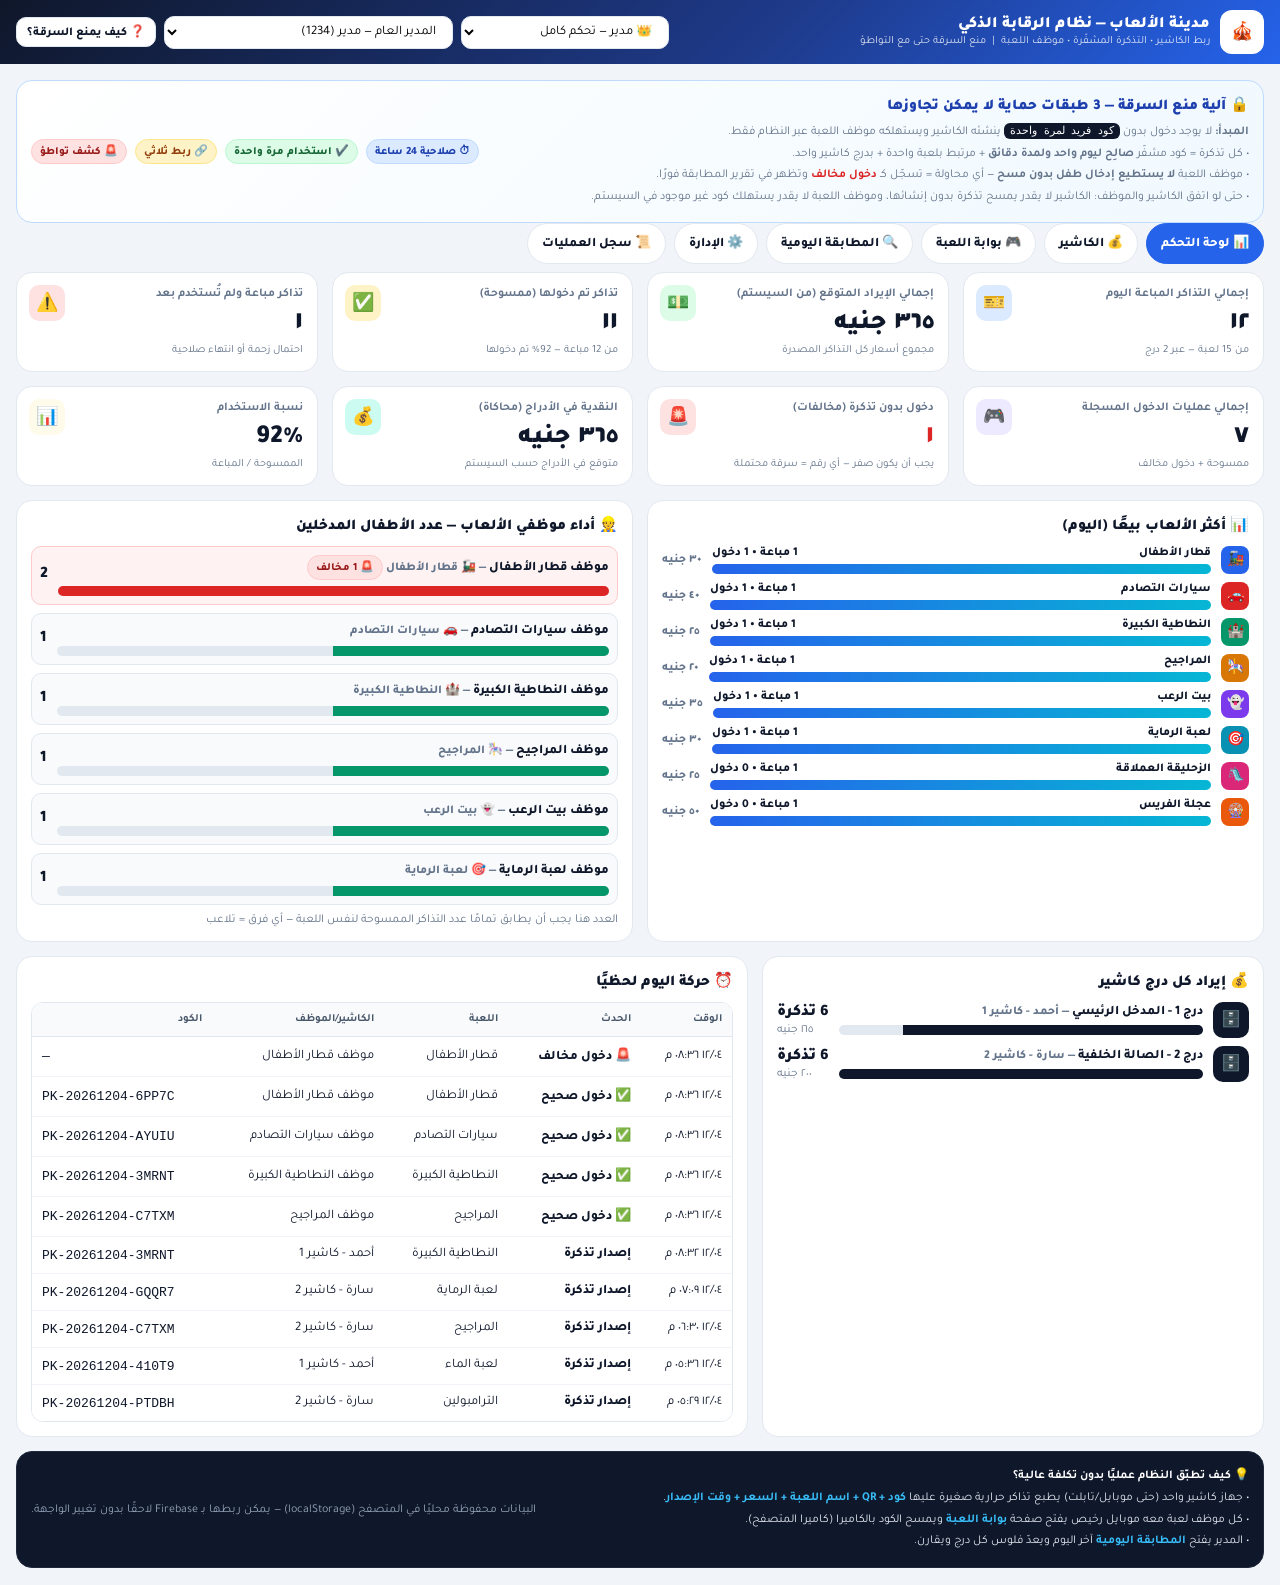
<file: park-system.html>
<!DOCTYPE html>
<html lang="ar" dir="rtl">
<head>
<meta charset="UTF-8">
<meta name="viewport" content="width=device-width, initial-scale=1.0">
<title>نظام مدينة الألعاب - مكافحة السرقة والتلاعب</title>
<link href="https://fonts.googleapis.com/css2?family=Tajawal:wght@400;500;700;800;900&family=Cairo:wght@400;600;700;800&display=swap" rel="stylesheet">
<style>
:root{
  --primary:#2563eb; --primary-2:#1e40af; --emerald:#059669; --amber:#d97706; --red:#dc2626;
  --bg:#f1f5f9; --card:#ffffff; --muted:#64748b; --border:#e2e8f0; --dark:#0f172a;
}
*{box-sizing:border-box; font-family:'Tajawal','Cairo',sans-serif}
body{margin:0; background:var(--bg); color:#0f172a}
a{color:inherit}
.topbar{position:sticky; top:0; z-index:50; background:linear-gradient(135deg,#0f172a 0%, #1e3a8a 60%, #2563eb 100%); color:#fff; padding:10px 16px; display:flex; align-items:center; gap:12px; flex-wrap:wrap}
.logo{display:flex; align-items:center; gap:10px}
.logo-badge{width:44px; height:44px; border-radius:12px; background:#fff; color:#1e40af; display:grid; place-items:center; font-weight:900; font-size:18px}
.logo h1{margin:0; font-size:16px; font-weight:900; line-height:1}
.logo p{margin:2px 0 0; font-size:11px; opacity:.85}
.top-actions{margin-inline-start:auto; display:flex; gap:8px; align-items:center; flex-wrap:wrap}
.select, .input, .btn{border-radius:10px; border:1px solid var(--border); background:#fff; padding:8px 12px; font-size:13px; outline:none}
.select{ min-width:160px}
.btn{cursor:pointer; font-weight:800; border:none; display:inline-flex; align-items:center; gap:6px; justify-content:center}
.btn-primary{background:var(--primary); color:#fff}
.btn-dark{background:#0f172a; color:#fff}
.btn-ghost{background:#fff; border:1px solid #e2e8f0}
.btn-emerald{background:var(--emerald); color:#fff}
.btn-amber{background:var(--amber); color:#fff}
.btn-red{background:var(--red); color:#fff}
.btn-sm{padding:6px 10px; font-size:12px}
.badge{padding:4px 8px; border-radius:999px; font-size:11px; font-weight:800; display:inline-flex; align-items:center; gap:4px}
.badge-green{background:#dcfce7; color:#166534; border:1px solid #bbf7d0}
.badge-red{background:#fee2e2; color:#991b1b; border:1px solid #fecaca}
.badge-amber{background:#fef3c7; color:#92400e; border:1px solid #fde68a}
.badge-blue{background:#dbeafe; color:#1e40af; border:1px solid #bfdbfe}
.layout{max-width:1400px; margin:0 auto; padding:16px}
.tabs{display:flex; gap:8px; overflow:auto; padding-bottom:8px; scrollbar-width:none}
.tab{white-space:nowrap; padding:10px 14px; border-radius:999px; background:#fff; border:1px solid var(--border); cursor:pointer; font-weight:800; font-size:13px; display:flex; align-items:center; gap:8px}
.tab.active{background:var(--primary); color:#fff; border-color:var(--primary)}
.grid{display:grid; gap:14px}
.kpis{grid-template-columns:repeat(12,1fr)}
.kpi{grid-column:span 3; background:var(--card); border:1px solid var(--border); border-radius:16px; padding:14px; position:relative; overflow:hidden}
.kpi h3{margin:0; font-size:12px; color:var(--muted); font-weight:700}
.kpi .v{margin:8px 0 4px; font-size:26px; font-weight:900}
.kpi .s{font-size:11px; color:var(--muted)}
.kpi .icon{position:absolute; inset-inline-end:12px; top:12px; width:36px; height:36px; border-radius:10px; display:grid; place-items:center; font-size:18px}
.card{background:var(--card); border:1px solid var(--border); border-radius:16px; padding:14px}
.card h2{margin:0 0 10px; font-size:15px; font-weight:900; display:flex; align-items:center; gap:8px}
.muted{color:var(--muted); font-size:12px}
.row{display:flex; gap:10px; flex-wrap:wrap; align-items:center}
.col2{grid-template-columns:1fr 1fr}
.col3{grid-template-columns:repeat(3,1fr)}
.table-wrap{overflow:auto; border:1px solid var(--border); border-radius:12px}
table{width:100%; border-collapse:collapse; min-width:700px; background:#fff}
th{ background:#f8fafc; text-align:right; font-size:11px; color:#475569; padding:10px; border-bottom:1px solid var(--border); white-space:nowrap}
td{padding:10px; border-bottom:1px solid #f1f5f9; font-size:13px; white-space:nowrap}
tr:last-child td{border-bottom:none}
.pill{padding:3px 8px; border-radius:999px; font-size:11px; font-weight:800}
.pill-used{background:#dcfce7; color:#166534}
.pill-valid{background:#dbeafe; color:#1e40af}
.pill-expired{background:#fee2e2; color:#991b1b}
.search{width:100%; max-width:320px}
.stat-bar{height:10px; background:#e2e8f0; border-radius:999px; overflow:hidden}
.stat-fill{height:100%; background:linear-gradient(90deg, #2563eb, #06b6d4)}
.ticket{border:2px dashed #1e40af; border-radius:14px; padding:12px; background:linear-gradient(180deg,#fff,#f8fafc); position:relative}
.ticket::before{content:""; position:absolute; inset-inline-start:-6px; top:50%; width:12px; height:12px; background:var(--bg); border-radius:50%; transform:translateY(-50%)}
.ticket::after{content:""; position:absolute; inset-inline-end:-6px; top:50%; width:12px; height:12px; background:var(--bg); border-radius:50%; transform:translateY(-50%)}
.qr{width:110px; height:110px; border:1px solid #e2e8f0; border-radius:10px; display:grid; place-items:center; background:#fff; overflow:hidden}
.notice{border:1px solid #fde68a; background:#fffbeb; color:#92400e; padding:10px 12px; border-radius:12px; font-size:12px; line-height:1.7}
.notice strong{color:#b45309}
.alert{padding:10px 12px; border-radius:10px; font-size:13px; font-weight:700; display:flex; align-items:center; gap:8px}
.alert-ok{ background:#dcfce7; color:#166534; border:1px solid #bbf7d0}
.alert-err{ background:#fee2e2; color:#991b1b; border:1px solid #fecaca}
.alert-info{ background:#dbeafe; color:#1e40af; border:1px solid #bfdbfe}
.modal{position:fixed; inset:0; background:rgba(15,23,42,.55); display:none; align-items:center; justify-content:center; z-index:100; padding:16px}
.modal.open{display:flex}
.modal-box{background:#fff; border-radius:16px; padding:16px; width:min(520px, 95vw); max-height:90vh; overflow:auto; border:1px solid var(--border)}
.kbd{font-family:monospace; background:#0f172a; color:#fff; padding:2px 6px; border-radius:6px; font-size:11px}
@media(max-width:900px){
  .kpi{grid-column:span 6}
  .col2,.col3{grid-template-columns:1fr}
}
@media(max-width:600px){
  .kpi{grid-column:span 12}
}
.print-only{display:none}
@media print{
  body *{visibility:hidden}
  .print-area, .print-area *{visibility:visible}
  .print-area{position:absolute; inset:0; background:#fff; padding:20px}
  .print-only{display:block}
  .no-print{display:none !important}
}
</style>
</head>
<body>

<div class="topbar no-print">
  <div class="logo">
    <div class="logo-badge">🎪</div>
    <div>
      <h1>مدينة الألعاب — نظام الرقابة الذكي</h1>
      <p>ربط الكاشير • التذكرة المشفّرة • موظف اللعبة &nbsp;|&nbsp; منع السرقة حتى مع التواطؤ</p>
    </div>
  </div>
  <div class="top-actions">
    <select id="roleSwitch" class="select" onchange="switchRole()">
      <option value="admin">👑 مدير — تحكم كامل</option>
      <option value="cashier">💰 كاشير — نقطة البيع</option>
      <option value="operator">🎮 موظف لعبة — بوابة الدخول</option>
    </select>
    <select id="currentUserSelect" class="select" onchange="changeCurrentUser()"></select>
    <button class="btn btn-ghost btn-sm" style="background:#fff;color:#0f172a" onclick="openHelp()">❓ كيف يمنع السرقة؟</button>
  </div>
</div>

<div class="layout">
  <!-- Mechanism banner -->
  <div class="card no-print" style="background:linear-gradient(135deg,#fff 0%, #f0f9ff 100%); border:1px solid #bfdbfe">
    <div class="row" style="justify-content:space-between">
      <div style="flex:1; min-width:280px">
        <h2 style="margin:0; color:#1e40af">🔒 آلية منع السرقة — 3 طبقات حماية لا يمكن تجاوزها</h2>
        <div class="muted" style="margin-top:6px; line-height:1.8">
          <b>المبدأ:</b> لا يوجد دخول بدون <span class="kbd">كود فريد لمرة واحدة</span> ينشئه الكاشير ويستهلكه موظف اللعبة عبر النظام فقط.
          <br>• كل تذكرة = كود مشفّر <b>صالِح ليوم واحد ولمدة دقائق</b> + مرتبط بلعبة واحدة + بدرج كاشير واحد.
          <br>• موظف اللعبة <b>لا يستطيع إدخال طفل بدون مسح</b> — أي محاولة = تسجّل كـ <b style="color:#dc2626">دخول مخالف</b> وتظهر في تقرير المطابقة فورًا.
          <br>• حتى لو اتفق الكاشير والموظف: الكاشير لا يقدر يمسح تذكرة بدون إنشائها، وموظف اللعبة لا يقدر يستهلك كود غير موجود في السيستم.
        </div>
      </div>
      <div style="display:flex; gap:8px; flex-wrap:wrap">
        <span class="badge badge-blue">⏱ صلاحية 24 ساعة</span>
        <span class="badge badge-green">✔️ استخدام مرة واحدة</span>
        <span class="badge badge-amber">🔗 ربط ثلاثي</span>
        <span class="badge badge-red">🚨 كشف تواطؤ</span>
      </div>
    </div>
  </div>

  <div class="tabs no-print" id="tabs"></div>

  <!-- Dashboard -->
  <div id="view-dashboard" class="grid">
    <div class="grid kpis">
      <div class="kpi"><div class="icon" style="background:#dbeafe">🎫</div><h3>إجمالي التذاكر المباعة اليوم</h3><div class="v" id="kpiSold">0</div><div class="s" id="kpiSoldSub">—</div></div>
      <div class="kpi"><div class="icon" style="background:#dcfce7">💵</div><h3>إجمالي الإيراد المتوقع (من السيستم)</h3><div class="v" id="kpiRevenue">0 جنيه</div><div class="s">مجموع أسعار كل التذاكر المصدرة</div></div>
      <div class="kpi"><div class="icon" style="background:#fef3c7">✅</div><h3>تذاكر تم دخولها (ممسوحة)</h3><div class="v" id="kpiUsed">0</div><div class="s" id="kpiUsedSub">—</div></div>
      <div class="kpi"><div class="icon" style="background:#fee2e2">⚠️</div><h3>تذاكر مباعة ولم تُستخدم بعد</h3><div class="v" id="kpiPending">0</div><div class="s">احتمال زحمة أو انتهاء صلاحية</div></div>
      <div class="kpi"><div class="icon" style="background:#ede9fe">🎮</div><h3>إجمالي عمليات الدخول المسجلة</h3><div class="v" id="kpiEntries">0</div><div class="s">ممسوحة + دخول مخالف</div></div>
      <div class="kpi"><div class="icon" style="background:#fee2e2">🚨</div><h3>دخول بدون تذكرة (مخالفات)</h3><div class="v" id="kpiFraud" style="color:#dc2626">0</div><div class="s">يجب أن يكون صفر — أي رقم = سرقة محتملة</div></div>
      <div class="kpi"><div class="icon" style="background:#ccfbf1">💰</div><h3>النقدية في الأدراج (محاكاة)</h3><div class="v" id="kpiCash">0 جنيه</div><div class="s" id="kpiCashSub">—</div></div>
      <div class="kpi"><div class="icon" style="background:#fffbeb">📊</div><h3>نسبة الاستخدام</h3><div class="v" id="kpiRate">0%</div><div class="s">الممسوحة / المباعة</div></div>
    </div>

    <div class="grid col2">
      <div class="card">
        <h2>📊 أكثر الألعاب بيعًا (اليوم)</h2>
        <div id="chartGames" class="grid" style="gap:8px"></div>
      </div>
      <div class="card">
        <h2>👷 أداء موظفي الألعاب — عدد الأطفال المدخلين</h2>
        <div id="chartEmployees" class="grid" style="gap:8px"></div>
        <div class="muted" style="margin-top:8px">العدد هنا يجب أن يطابق تمامًا عدد التذاكر الممسوحة لنفس اللعبة — أي فرق = تلاعب</div>
      </div>
    </div>

    <div class="grid col2">
      <div class="card">
        <h2>💰 إيراد كل درج كاشير</h2>
        <div id="chartDrawers" class="grid" style="gap:8px"></div>
      </div>
      <div class="card">
        <h2>⏰ حركة اليوم لحظيًا</h2>
        <div class="table-wrap"><table><thead><tr><th>الوقت</th><th>الحدث</th><th>اللعبة</th><th>الكاشير/الموظف</th><th>الكود</th></tr></thead><tbody id="liveFeed"></tbody></table></div>
      </div>
    </div>
  </div>

  <!-- Cashier POS -->
  <div id="view-pos" class="grid" style="display:none">
    <div class="grid col2">
      <div class="card">
        <h2>💰 نقطة البيع — إصدار تذكرة جديدة</h2>
        <div class="notice" style="margin-bottom:10px">
          <strong>قاعدة ذهبية:</strong> لا تستلم نقدية بدون إصدار تذكرة من السيستم. كل تذكرة لها <b>كود فريد</b> لا يتكرر ومرتبط بدرجك أنت فقط. الإدارة تراجع درجك مقابل السيستم آخر اليوم.
        </div>
        <div class="grid" style="gap:10px">
          <div class="row">
            <label style="min-width:90px; font-weight:800; font-size:13px">الدرج / الكاشير</label>
            <select id="posDrawer" class="select" style="flex:1"></select>
          </div>
          <div class="row">
            <label style="min-width:90px; font-weight:800; font-size:13px">اللعبة</label>
            <select id="posGame" class="select" style="flex:1" onchange="updatePosPrice()"></select>
          </div>
          <div class="row">
            <label style="min-width:90px; font-weight:800; font-size:13px">العدد</label>
            <input id="posQty" type="number" min="1" max="10" value="1" class="input" style="width:100px" oninput="updatePosPrice()">
            <span class="muted" id="posPriceLabel" style="font-weight:800"></span>
            <span style="margin-inline-start:auto; font-weight:900; font-size:16px" id="posTotal">0 جنيه</span>
          </div>
          <div class="row">
            <label style="min-width:90px; font-weight:800; font-size:13px">طريقة الدفع</label>
            <select id="posPay" class="select"><option value="cash">نقدي 💵</option><option value="visa">فيزا 💳</option></select>
            <button class="btn btn-primary" style="margin-inline-start:auto; padding:12px 18px; font-size:14px" onclick="issueTickets()">🎫 إصدار وطباعة التذاكر</button>
          </div>
          <div id="posMsg"></div>
        </div>
      </div>

      <div class="card">
        <h2>🖨️ معاينة آخر تذكرة</h2>
        <div id="ticketPreview" class="ticket" style="min-height:220px; display:grid; place-items:center; color:#64748b">لم يتم إصدار تذاكر بعد</div>
        <div class="row" style="margin-top:10px">
          <button class="btn btn-dark btn-sm" onclick="printLastTicket()">🖨️ طباعة</button>
          <button class="btn btn-ghost btn-sm" onclick="downloadTicketsCSV()">⬇️ تصدير تذاكر اليوم CSV</button>
          <span class="muted">كل تذكرة صالحة ليوم واحد فقط</span>
        </div>
      </div>
    </div>

    <div class="card">
      <h2>🎫 تذاكر اليوم — صادرة من كل الأدراج</h2>
      <div class="row" style="margin-bottom:8px">
        <input id="posSearch" class="input search" placeholder="بحث بكود أو لعبة..." oninput="renderPOSTable()">
        <select id="posFilter" class="select" onchange="renderPOSTable()"><option value="all">كل الحالات</option><option value="valid">صالحة (لم تُستخدم)</option><option value="used">مُستخدمة</option><option value="expired">منتهية</option></select>
        <span class="muted" id="posCount"></span>
        <button class="btn btn-ghost btn-sm" onclick="expireOldTickets()">⏰ إنهاء المنتهية</button>
      </div>
      <div class="table-wrap"><table><thead><tr><th>الكود</th><th>اللعبة</th><th>السعر</th><th>الدرج/الكاشير</th><th>وقت الإصدار</th><th>الحالة</th><th>استُخدمت بواسطة</th></tr></thead><tbody id="posTable"></tbody></table></div>
    </div>
  </div>

  <!-- Gate scan -->
  <div id="view-gate" class="grid" style="display:none">
    <div class="grid col2">
      <div class="card">
        <h2>🎮 بوابة اللعبة — مسح تذكرة الدخول</h2>
        <div class="notice" style="margin-bottom:10px">
          <strong>ممنوع إدخال أي طفل بدون مسح!</strong> ضع الكود هنا واضغط دخول. النظام يتحقق لحظيًا: هل الكود صحيح؟ هل لنفس لعبتك؟ هل لم يُستخدم قبل ذلك؟<br>
          إذا أدخلت طفل بدون مسح، اضغط <b>دخول بدون تذكرة (مخالفة)</b> — سيُسجّل ضدك ويظهر للإدارة.
        </div>
        <div class="grid" style="gap:10px">
          <div class="row">
            <label style="min-width:90px; font-weight:800; font-size:13px">أنت (الموظف)</label>
            <select id="gateEmployee" class="select" style="flex:1"></select>
          </div>
          <div class="row">
            <label style="min-width:90px; font-weight:800; font-size:13px">لعبتك</label>
            <span id="gateGameLabel" class="badge badge-blue" style="font-size:13px; padding:8px 12px">—</span>
          </div>
          <div>
            <label style="font-weight:800; font-size:13px">كود التذكرة (امسح بالكاميرا أو اكتبه)</label>
            <div class="row" style="margin-top:6px">
              <input id="gateCode" class="input" placeholder="PK-20240615-ABCDE" style="flex:1; font-family:monospace; font-size:15px; letter-spacing:.5px" onkeydown="if(event.key==='Enter') scanTicket()">
              <button class="btn btn-emerald" style="padding:12px 18px" onclick="scanTicket()">✅ دخول</button>
            </div>
            <div class="muted" style="margin-top:6px">يمكنك لصق الكود من تذكرة مطبوعة أو استخدام قارئ الباركود (يعتبر كيبورد)</div>
          </div>
          <div class="row">
            <button class="btn btn-red btn-sm" onclick="manualEntry()">🚨 دخول بدون تذكرة (يسجّل مخالفة)</button>
            <span class="muted">للاستخدام الاضطراري فقط — يُحسب كسرقة محتملة في التقرير</span>
          </div>
          <div id="gateMsg"></div>
          <div class="card" style="background:#f8fafc; border-style:dashed">
            <div style="font-weight:800; font-size:12px; color:#475569">آخر 5 عمليات لك</div>
            <div id="gateHistory" class="grid" style="gap:6px; margin-top:8px"></div>
          </div>
        </div>
      </div>
      <div class="card">
        <h2>📋 سجل دخول لعبتك اليوم</h2>
        <div class="row" style="margin-bottom:8px">
          <span class="muted" id="gateCount">—</span>
          <span class="badge badge-green" id="gateValidCount">0 صحيح</span>
          <span class="badge badge-red" id="gateFraudCount">0 مخالف</span>
        </div>
        <div class="table-wrap"><table><thead><tr><th>الوقت</th><th>الكود</th><th>الحالة</th><th>الكاشير المصدر</th></tr></thead><tbody id="gateTable"></tbody></table></div>
      </div>
    </div>
  </div>

  <!-- Management -->
  <div id="view-manage" class="grid" style="display:none">
    <div class="grid col3">
      <div class="card">
        <h2>🎪 الألعاب (15 لعبة)</h2>
        <div class="row" style="margin-bottom:8px">
          <input id="newGameName" class="input" placeholder="اسم اللعبة" style="flex:1">
          <input id="newGamePrice" class="input" type="number" placeholder="السعر" style="width:90px">
        </div>
        <div class="row" style="margin-bottom:8px">
          <input id="newGameIcon" class="input" placeholder="أيقونة (اختياري) 🎠" style="width:110px">
          <button class="btn btn-primary btn-sm" onclick="addGame()">+ إضافة</button>
        </div>
        <div id="gamesList" class="grid" style="gap:8px; max-height:480px; overflow:auto; padding-inline-end:4px"></div>
      </div>
      <div class="card">
        <h2>👥 الموظفون</h2>
        <div class="grid" style="gap:8px; margin-bottom:8px">
          <input id="newEmpName" class="input" placeholder="اسم الموظف">
          <div class="row">
            <select id="newEmpRole" class="select" style="flex:1"><option value="cashier">💰 كاشير</option><option value="operator">🎮 موظف لعبة</option><option value="admin">👑 مدير</option></select>
            <input id="newEmpPin" class="input" placeholder="PIN (4 أرقام)" style="width:110px" maxlength="6">
          </div>
          <div class="row">
            <select id="newEmpGame" class="select" style="flex:1"></select>
            <select id="newEmpDrawer" class="select" style="flex:1"></select>
          </div>
          <button class="btn btn-primary btn-sm" onclick="addEmployee()">+ إضافة موظف</button>
          <div class="muted">موظف اللعبة يُربط بلعبة واحدة فقط. الكاشير يُربط بدرج واحد.</div>
        </div>
        <div id="employeesList" class="grid" style="gap:8px; max-height:420px; overflow:auto"></div>
      </div>
      <div class="card">
        <h2>🗄️ أدراج الكاشير</h2>
        <div class="row" style="margin-bottom:8px">
          <input id="newDrawerName" class="input" placeholder="اسم الدرج (مثال: درج 1 - المدخل)" style="flex:1">
          <button class="btn btn-primary btn-sm" onclick="addDrawer()">+ إضافة</button>
        </div>
        <div id="drawersList" class="grid" style="gap:8px"></div>
        <div class="notice" style="margin-top:12px">
          <strong>فكرة الربط:</strong> كل عملية بيع مرتبطة بدرج محدد. آخر اليوم: <b>المبلغ في الدرج يجب أن يساوي (عدد التذاكر × سعر اللعبة) لنفس الدرج</b> حسب السيستم. أي نقص = سرقة.
        </div>
        <div class="card" style="margin-top:12px; background:#fffbeb; border-color:#fde68a">
          <h2 style="font-size:13px">⚙️ إعدادات</h2>
          <div class="row"><label class="muted">مدة صلاحية التذكرة (ساعات)</label><input id="cfgExpiry" type="number" class="input" style="width:80px" value="24"><button class="btn btn-ghost btn-sm" onclick="saveCfg()">حفظ</button></div>
          <div class="row" style="margin-top:8px"><button class="btn btn-red btn-sm" onclick="resetDemo()">♻️ إعادة ضبط بيانات تجريبية</button><button class="btn btn-ghost btn-sm" onclick="clearAll()">🗑️ مسح كل البيانات</button></div>
        </div>
      </div>
    </div>
  </div>

  <!-- Reconciliation -->
  <div id="view-audit" class="grid" style="display:none">
    <div class="card" style="border:1px solid #fecaca; background:#fff5f5">
      <h2>🔍 المطابقة اليومية — الكاشير vs السيستم vs موظف اللعبة</h2>
      <div class="muted">هذا هو التقرير الذي يكشف السرقة. يقارن 3 أرقام لكل لعبة ولكل درج. أي اختلاف يظهر بالأحمر.</div>
      <div class="row" style="margin-top:10px">
        <button class="btn btn-dark btn-sm" onclick="renderAudit()">🔄 تحديث المطابقة</button>
        <button class="btn btn-ghost btn-sm" onclick="exportAuditExcel()">📊 تصدير Excel</button>
        <button class="btn btn-ghost btn-sm" onclick="window.print()">🖨️ طباعة التقرير</button>
        <span class="badge badge-amber" id="auditDate"></span>
      </div>
    </div>

    <div class="card">
      <h2>📍 مطابقة الألعاب — هل عدد المباع = عدد المدخل؟</h2>
      <div class="table-wrap"><table><thead><tr><th>اللعبة</th><th>السعر</th><th>مباع (كاشير)</th><th>ممسوح (موظف اللعبة)</th><th>مخالفات بدون تذكرة</th><th>فرق (سرقة محتملة)</th><th>الحالة</th></tr></thead><tbody id="auditGames"></tbody></table></div>
    </div>

    <div class="card">
      <h2>🗄️ مطابقة الأدراج — هل الفلوس في الدرج = السيستم؟</h2>
      <div class="muted" style="margin-bottom:8px">أدخل المبلغ الذي عدّيته فعليًا في كل درج، والنظام يحسب العجز/الزيادة تلقائيًا.</div>
      <div class="table-wrap"><table><thead><tr><th>الدرج / الكاشير</th><th>تذاكر مصدرة</th><th>متوقع نقدًا (سيستم)</th><th>الفعلي في الدرج (عدّ يدوي)</th><th>العجز / الزيادة</th><th>الحالة</th></tr></thead><tbody id="auditDrawers"></tbody></table></div>
    </div>

    <div class="card">
      <h2>🚨 تنبيهات تلقائية للاشتباه</h2>
      <div id="auditAlerts" class="grid" style="gap:8px"></div>
    </div>
  </div>

  <!-- Logs -->
  <div id="view-logs" class="grid" style="display:none">
    <div class="card">
      <h2>📜 سجل العمليات الكامل — قابل للتدقيق</h2>
      <div class="row" style="margin-bottom:8px">
        <input id="logSearch" class="input search" placeholder="بحث في السجل..." oninput="renderLogs()">
        <button class="btn btn-ghost btn-sm" onclick="exportLogsCSV()">⬇️ تصدير السجل CSV</button>
        <span class="muted" id="logCount"></span>
      </div>
      <div class="table-wrap"><table><thead><tr><th>الوقت</th><th>المستخدم</th><th>العملية</th><th>التفاصيل</th></tr></thead><tbody id="logTable"></tbody></table></div>
    </div>
  </div>

  <div class="card no-print" style="margin-top:14px; background:#0f172a; color:#e2e8f0; border-color:#1e293b">
    <div class="row" style="justify-content:space-between">
      <div style="font-size:12px; line-height:1.8">
        <b style="color:#fff">💡 كيف تطبّق النظام عمليًا بدون تكلفة عالية؟</b><br>
        • جهاز كاشير واحد (حتى موبايل/تابلت) يطبع تذاكر حرارية صغيرة عليها <b style="color:#38bdf8">كود + QR + اسم اللعبة + السعر + وقت الإصدار</b>.<br>
        • كل موظف لعبة معه موبايل رخيص يفتح صفحة <b style="color:#38bdf8">بوابة اللعبة</b> ويمسح الكود بالكاميرا (كاميرا المتصفح).<br>
        • المدير يفتح <b style="color:#38bdf8">المطابقة اليومية</b> آخر اليوم ويعدّ فلوس كل درج ويقارن.
      </div>
      <div class="muted" style="color:#94a3b8">البيانات محفوظة محليًا في المتصفح (localStorage) — يمكن ربطها بـ Firebase لاحقًا بدون تغيير الواجهة.</div>
    </div>
  </div>
</div>

<!-- Help modal -->
<div id="helpModal" class="modal" onclick="if(event.target===this) closeHelp()">
  <div class="modal-box" style="width:min(760px,95vw)">
    <h2 style="margin:0; font-weight:900">🛡️ كيف يمنع النظام السرقة والتواطؤ؟</h2>
    <div class="grid" style="gap:12px; margin-top:12px; font-size:13px; line-height:1.9">
      <div class="card" style="background:#f0fdf4; border-color:#bbf7d0">
        <b>1) موظف اللعبة يدخل أطفال بدون تذكرة (المشكلة الأولى):</b><br>
        ممنوع. كل دخول يجب أن يكون بمسح كود صالح. لو أدخل بدون كود، يجب أن يضغط "دخول بدون تذكرة" وهذا يُسجّل باسمه ووقته ولعبته ويظهر في تقرير المطابقة كـ <span class="badge badge-red">مخالفة</span>. المدير يرى فورًا: لعبة X فيها 5 مخالفات = الموظف يسرق أو يجامل.
      </div>
      <div class="card" style="background:#fef2f2; border-color:#fecaca">
        <b>2) الكاشير وموظف اللعبة متفقان (المشكلة الثانية - الأخطر):</b><br>
        الكاشير يستلم فلوس نقدًا ولا يصدر تذكرة، وموظف اللعبة يدخل الطفل. النظام يكشفه بطريقتين:<br>
        • <b>مطابقة الأدراج:</b> الدرج فيه فلوس لكن السيستم لا يرى تذاكر — أو العكس. آخر اليوم العدّ اليدوي للدرج يكشف العجز.<br>
        • <b>مطابقة الألعاب:</b> لعبة معينة عدد المدخلين (ممسوح + مخالف) أكبر من المباع في السيستم = سرقة مؤكدة.<br>
        الحل: <b>العميل لا يدخل إلا بكود مطبوع</b>، والكود لا ينشأ إلا عبر السيستم المرتبط بالدرج. لا يوجد كود ورقي مزوّر لأن كل كود يُتحقق منه لحظيًا.
      </div>
      <div class="card" style="background:#eff6ff; border-color:#bfdbfe">
        <b>3) ضوابط إضافية تمنع التلاعب:</b>
        <ul style="margin:6px 0 0; padding-inline-start:18px">
          <li>كود فريد لكل تذكرة (مثال: PK-20250321-7X9Q2) — لا يمكن تخمينه — استخدام مرة واحدة فقط.</li>
          <li>التذكرة مرتبطة بلعبة واحدة ودرج واحد — لا يمكن استخدام تذكرة لعبة A في لعبة B.</li>
          <li>صلاحية زمنية (افتراضي 24 ساعة) — تمنع إعادة استخدام تذاكر قديمة.</li>
          <li>كل عملية مسح تسجّل: من مسحها، متى، على أي لعبة، ومن أي كاشير صدرت.</li>
          <li>سجل عمليات لا يمكن مسحه إلا بصلاحية مدير، وكل حذف يُسجّل.</li>
          <li>تنبيه فوري عند محاولة مسح كود مستخدم مسبقًا أو منتهي أو للعبة خاطئة.</li>
        </ul>
      </div>
      <div class="card" style="background:#fffbeb; border-color:#fde68a">
        <b>دورة العمل الجديدة المقترحة (مختصرة):</b><br>
        1) ولي الأمر → الكاشير → يدفع → الكاشير يصدر تذكرة مطبوعة (كود + QR) من السيستم.<br>
        2) ولي الأمر → يسلم التذكرة لموظف اللعبة → الموظف يمسح الكود في النظام → النظام يتحقق ويعطي ✅ → يدخل الطفل.<br>
        3) آخر اليوم → المدير يفتح <b>المطابقة اليومية</b> → يعدّ فلوس كل درج → يقارن مع السيستم ومع عدد المدخلين لكل لعبة → أي فرق = يُساءل المسؤول.
      </div>
    </div>
    <div class="row" style="margin-top:12px; justify-content:flex-end"><button class="btn btn-dark" onclick="closeHelp()">حسنًا</button></div>
  </div>
</div>

<div id="genericModal" class="modal"><div class="modal-box"><h3 id="gTitle" style="margin:0 0 8px"></h3><div id="gBody" style="font-size:13px; line-height:1.8"></div><div class="row" style="margin-top:12px; justify-content:flex-end"><button class="btn btn-ghost" onclick="closeModal()">إغلاق</button></div></div></div>

<div id="printArea" class="print-area"></div>

<script>
// ===== Data & persistence =====
const LS_KEY = 'park_pro_v2';
const defaultGames = [
  {id:'g1', name:'قطار الأطفال', price:30, icon:'🚂', color:'#2563eb'},
  {id:'g2', name:'سيارات التصادم', price:40, icon:'🚗', color:'#dc2626'},
  {id:'g3', name:'النطاطية الكبيرة', price:25, icon:'🏰', color:'#059669'},
  {id:'g4', name:'المراجيح', price:20, icon:'🎠', color:'#d97706'},
  {id:'g5', name:'بيت الرعب', price:35, icon:'👻', color:'#7c3aed'},
  {id:'g6', name:'لعبة الرماية', price:30, icon:'🎯', color:'#0891b2'},
  {id:'g7', name:'الزحليقة العملاقة', price:25, icon:'🛝', color:'#db2777'},
  {id:'g8', name:'عجلة الفريس', price:50, icon:'🎡', color:'#ea580c'},
  {id:'g9', name:'لعبة الماء', price:30, icon:'💦', color:'#0284c7'},
  {id:'g10', name:'الترامبولين', price:35, icon:'🤸', color:'#16a34a'},
  {id:'g11', name:'سباق الخيل', price:20, icon:'🐴', color:'#9333ea'},
  {id:'g12', name:'المتاهة', price:25, icon:'🧩', color:'#475569'},
  {id:'g13', name:'السينما 5D', price:45, icon:'🎬', color:'#1d4ed8'},
  {id:'g14', name:'لعبة التسلق', price:30, icon:'🧗', color:'#be123c'},
  {id:'g15', name:'السيارات الكهربائية', price:35, icon:'🏎️', color:'#0f766e'},
];
function loadStore(){
  try{
    const raw = localStorage.getItem(LS_KEY);
    if(raw) return JSON.parse(raw);
  }catch(e){}
  return null;
}
function saveStore(){
  localStorage.setItem(LS_KEY, JSON.stringify(store));
}
let store = loadStore() || {
  games: JSON.parse(JSON.stringify(defaultGames)),
  drawers: [{id:'d1', name:'درج 1 - المدخل الرئيسي', cashierId:'c1'}, {id:'d2', name:'درج 2 - الصالة الخلفية', cashierId:'c2'}],
  employees: [
    {id:'admin1', name:'المدير العام', role:'admin', pin:'1234', gameId:null, drawerId:null},
    {id:'c1', name:'أحمد - كاشير 1', role:'cashier', pin:'1111', gameId:null, drawerId:'d1'},
    {id:'c2', name:'سارة - كاشير 2', role:'cashier', pin:'2222', gameId:null, drawerId:'d2'},
    ...defaultGames.slice(0,6).map((g,i)=>({id:'op'+(i+1), name:'موظف '+g.name, role:'operator', pin:String(3000+i), gameId:g.id, drawerId:null})),
  ],
  tickets: [],
  entries: [], // {id, code, gameId, employeeId, time, type:'valid'|'fraud', cashierId}
  logs: [],
  cfg:{expiryHours:24},
  auditCash:{}, // drawerId -> actual cash counted
  lastTicket:null,
};
if(!store.entries) store.entries=[];
if(!store.auditCash) store.auditCash={};
if(!store.cfg) store.cfg={expiryHours:24};

let currentRole='admin';
let currentUserId = store.employees[0]?.id || 'admin1';
let lastIssuedCodes=[];

function logAction(action, details){
  store.logs.unshift({time:new Date().toISOString(), userId:currentUserId, action, details});
  if(store.logs.length>600) store.logs=store.logs.slice(0,600);
  saveStore();
  renderLogs(); renderDashboard(); renderAudit(); // live
}
function uid(prefix){ return prefix+'-'+Math.random().toString(36).slice(2,8).toUpperCase()+'-'+Date.now().toString(36).slice(-4).toUpperCase(); }
function genCode(){
  const d = new Date();
  const ymd = d.getFullYear()+String(d.getMonth()+1).padStart(2,'0')+String(d.getDate()).padStart(2,'0');
  const rand = Math.random().toString(36).slice(2,7).toUpperCase();
  return `PK-${ymd}-${rand}`;
}
function formatTime(iso){ const d=new Date(iso); return d.toLocaleString('ar-EG', {hour:'2-digit', minute:'2-digit', day:'2-digit', month:'2-digit'}); }
function formatMoney(n){ return (Number(n)||0).toLocaleString('ar-EG')+' جنيه'; }
function getUser(id){ return store.employees.find(e=>e.id===id); }
function getGame(id){ return store.games.find(g=>g.id===id); }
function getDrawer(id){ return store.drawers.find(d=>d.id===id); }

// ===== Tabs =====
const TABS=[
  {id:'dashboard', label:'لوحة التحكم', icon:'📊', roles:['admin','cashier','operator']},
  {id:'pos', label:'الكاشير', icon:'💰', roles:['admin','cashier']},
  {id:'gate', label:'بوابة اللعبة', icon:'🎮', roles:['admin','operator']},
  {id:'audit', label:'المطابقة اليومية', icon:'🔍', roles:['admin']},
  {id:'manage', label:'الإدارة', icon:'⚙️', roles:['admin']},
  {id:'logs', label:'سجل العمليات', icon:'📜', roles:['admin']},
];
function renderTabs(){
  const el=document.getElementById('tabs');
  const allowed = TABS.filter(t=> t.roles.includes(currentRole));
  el.innerHTML = allowed.map(t=> `<div class="tab ${currentView===t.id?'active':''}" onclick="switchView('${t.id}')">${t.icon} ${t.label}</div>`).join('');
}
let currentView='dashboard';
function switchView(id){
  currentView=id;
  document.querySelectorAll('[id^="view-"]').forEach(x=> x.style.display='none');
  const v=document.getElementById('view-'+id);
  if(v) v.style.display='grid';
  renderTabs();
  if(id==='dashboard') renderDashboard();
  if(id==='pos') {renderPOS(); renderPOSTable();}
  if(id==='gate') renderGate();
  if(id==='manage') renderManage();
  if(id==='audit') renderAudit();
  if(id==='logs') renderLogs();
}
function switchRole(){
  currentRole=document.getElementById('roleSwitch').value;
  // pick first user of that role
  const first = store.employees.find(e=> e.role===currentRole) || store.employees[0];
  if(first) currentUserId=first.id;
  renderUserSelect();
  renderTabs();
  // default view per role
  if(currentRole==='cashier') switchView('pos');
  else if(currentRole==='operator') switchView('gate');
  else switchView('dashboard');
  renderAll();
}
function renderUserSelect(){
  const sel=document.getElementById('currentUserSelect');
  const list = store.employees.filter(e=> currentRole==='admin' ? true : e.role===currentRole);
  sel.innerHTML = list.map(e=> `<option value="${e.id}" ${e.id===currentUserId?'selected':''}>${e.name} — ${e.role==='admin'?'مدير':e.role==='cashier'?'كاشير':'موظف لعبة'} ${e.pin?'('+e.pin+')':''}</option>`).join('');
  if(!list.find(e=>e.id===currentUserId) && list[0]) currentUserId=list[0].id;
}
function changeCurrentUser(){ currentUserId=document.getElementById('currentUserSelect').value; renderGate(); renderPOS(); logAction('تسجيل دخول', getUser(currentUserId)?.name); }

// ===== Dashboard =====
function isToday(iso){
  const d=new Date(iso); const n=new Date();
  return d.getDate()===n.getDate() && d.getMonth()===n.getMonth() && d.getFullYear()===n.getFullYear();
}
function renderDashboard(){
  const todayTickets = store.tickets.filter(t=> isToday(t.createdAt));
  const todayEntries = store.entries.filter(e=> isToday(e.time));
  const used = todayTickets.filter(t=> t.status==='used');
  const pending = todayTickets.filter(t=> t.status==='valid');
  const fraud = todayEntries.filter(e=> e.type==='fraud');
  const revenue = todayTickets.reduce((s,t)=> s+Number(t.price||0),0);
  const cashExpected = revenue; // if all cash; visa separate but for demo all counted

  document.getElementById('kpiSold').textContent = todayTickets.length.toLocaleString('ar-EG');
  document.getElementById('kpiSoldSub').textContent = `من ${store.games.length} لعبة — عبر ${store.drawers.length} درج`;
  document.getElementById('kpiRevenue').textContent = formatMoney(revenue);
  document.getElementById('kpiUsed').textContent = used.length.toLocaleString('ar-EG');
  document.getElementById('kpiUsedSub').textContent = `من ${todayTickets.length} مباعة — ${todayTickets.length? Math.round(used.length/todayTickets.length*100):0}% تم دخولها`;
  document.getElementById('kpiPending').textContent = pending.length.toLocaleString('ar-EG');
  document.getElementById('kpiEntries').textContent = todayEntries.length.toLocaleString('ar-EG');
  document.getElementById('kpiFraud').textContent = fraud.length.toLocaleString('ar-EG');
  document.getElementById('kpiCash').textContent = formatMoney(cashExpected);
  document.getElementById('kpiCashSub').textContent = `متوقع في الأدراج حسب السيستم`;
  document.getElementById('kpiRate').textContent = (todayTickets.length? Math.round(used.length/todayTickets.length*100):0)+'%';

  // games chart
  const byGame = {};
  store.games.forEach(g=> byGame[g.id]={...g, sold:0, used:0});
  todayTickets.forEach(t=>{ if(byGame[t.gameId]) byGame[t.gameId].sold++ });
  todayEntries.filter(e=>e.type==='valid').forEach(e=>{ if(byGame[e.gameId]) byGame[e.gameId].used++ });
  const sortedGames = Object.values(byGame).sort((a,b)=> b.sold-a.sold).slice(0,8);
  const maxSold = Math.max(1, ...sortedGames.map(g=>g.sold));
  document.getElementById('chartGames').innerHTML = sortedGames.map(g=> `
    <div style="display:flex; align-items:center; gap:10px">
      <span style="width:28px; height:28px; border-radius:8px; background:${g.color}; color:#fff; display:grid; place-items:center; font-size:14px">${g.icon}</span>
      <div style="flex:1">
        <div style="display:flex; justify-content:space-between; font-size:12px; font-weight:800"><span>${g.name}</span><span>${g.sold} مباعة • ${g.used} دخول</span></div>
        <div class="stat-bar" style="margin-top:4px"><div class="stat-fill" style="width:${(g.sold/maxSold*100)}%"></div></div>
      </div>
      <span class="muted" style="font-weight:800">${formatMoney(g.price)}</span>
    </div>
  `).join('') || '<div class="muted">لا توجد مبيعات اليوم</div>';

  // employees
  const byEmp={};
  store.employees.filter(e=>e.role==='operator').forEach(e=> byEmp[e.id]={...e, count:0, fraud:0});
  todayEntries.forEach(e=>{
    if(byEmp[e.employeeId]) { byEmp[e.employeeId].count++; if(e.type==='fraud') byEmp[e.employeeId].fraud++; }
  });
  const sortedEmps = Object.values(byEmp).sort((a,b)=> b.count-a.count).slice(0,10);
  const maxEmp = Math.max(1, ...sortedEmps.map(e=>e.count));
  document.getElementById('chartEmployees').innerHTML = sortedEmps.map(e=>{
    const g=getGame(e.gameId);
    return `<div style="display:flex; align-items:center; gap:10px; background:${e.fraud? '#fef2f2':'#f8fafc'}; border:1px solid ${e.fraud?'#fecaca':'#e2e8f0'}; border-radius:10px; padding:8px">
      <div style="flex:1">
        <div style="font-weight:800; font-size:13px">${e.name} ${g? `<span class="muted">— ${g.icon} ${g.name}</span>`:''} ${e.fraud? `<span class="badge badge-red">🚨 ${e.fraud} مخالف</span>`:''}</div>
        <div class="stat-bar" style="margin-top:6px"><div class="stat-fill" style="width:${e.count/maxEmp*100}%; background:${e.fraud?'#dc2626':'#059669'}"></div></div>
      </div>
      <span style="font-weight:900; font-size:16px">${e.count}</span>
    </div>`
  }).join('') || '<div class="muted">لا يوجد دخول اليوم</div>';

  // drawers
  const byDrawer={};
  store.drawers.forEach(d=> byDrawer[d.id]={...d, sold:0, revenue:0});
  todayTickets.forEach(t=>{ if(byDrawer[t.drawerId]){ byDrawer[t.drawerId].sold++; byDrawer[t.drawerId].revenue+=Number(t.price||0); }});
  const maxRev = Math.max(1, ...Object.values(byDrawer).map(d=>d.revenue));
  document.getElementById('chartDrawers').innerHTML = Object.values(byDrawer).map(d=>{
    const cashier=getUser(d.cashierId);
    return `<div style="display:flex; align-items:center; gap:10px">
      <div style="width:36px; height:36px; border-radius:10px; background:#0f172a; color:#fff; display:grid; place-items:center">🗄️</div>
      <div style="flex:1">
        <div style="font-weight:800; font-size:13px">${d.name} <span class="muted">— ${cashier?cashier.name:'—'}</span></div>
        <div class="stat-bar" style="margin-top:4px"><div class="stat-fill" style="width:${(d.revenue/maxRev*100)}%; background:#0f172a"></div></div>
      </div>
      <div style="text-align:left"><div style="font-weight:900">${d.sold} تذكرة</div><div class="muted">${formatMoney(d.revenue)}</div></div>
    </div>`
  }).join('');

  // live feed (last 12)
  const feed = [...store.tickets].sort((a,b)=> new Date(b.createdAt)-new Date(a.createdAt)).slice(0,5).map(t=> ({time:t.createdAt, text:`إصدار تذكرة`, game:getGame(t.gameId)?.name, user:getUser(t.cashierId)?.name, code:t.code}))
    .concat([...store.entries].sort((a,b)=> new Date(b.time)-new Date(a.time)).slice(0,5).map(e=> ({time:e.time, text: e.type==='fraud'?'🚨 دخول مخالف':'✅ دخول صحيح', game:getGame(e.gameId)?.name, user:getUser(e.employeeId)?.name, code:e.code||'—'})))
    .sort((a,b)=> new Date(b.time)-new Date(a.time)).slice(0,10);
  document.getElementById('liveFeed').innerHTML = feed.map(f=> `<tr><td>${formatTime(f.time)}</td><td style="font-weight:800">${f.text}</td><td>${f.game||'—'}</td><td>${f.user||'—'}</td><td style="font-family:monospace; direction:ltr; text-align:left">${f.code}</td></tr>`).join('') || '<tr><td colspan="5" class="muted">لا توجد حركة بعد</td></tr>';
}

// ===== POS =====
function renderPOS(){
  const drawerSel=document.getElementById('posDrawer');
  drawerSel.innerHTML = store.drawers.map(d=> `<option value="${d.id}">${d.name} — ${getUser(d.cashierId)?.name||'بدون كاشير'}</option>`).join('');
  // auto select drawer of current user if cashier
  const cu=getUser(currentUserId);
  if(cu && cu.drawerId) drawerSel.value=cu.drawerId;

  const gameSel=document.getElementById('posGame');
  gameSel.innerHTML = store.games.map(g=> `<option value="${g.id}">${g.icon} ${g.name} — ${g.price} جنيه</option>`).join('');
  updatePosPrice();
}
function updatePosPrice(){
  const gameId=document.getElementById('posGame').value;
  const qty=Number(document.getElementById('posQty').value||1);
  const g=getGame(gameId);
  if(!g) return;
  document.getElementById('posPriceLabel').textContent = `${g.price} جنيه × ${qty}`;
  document.getElementById('posTotal').textContent = formatMoney(g.price*qty);
}
function issueTickets(){
  const drawerId=document.getElementById('posDrawer').value;
  const gameId=document.getElementById('posGame').value;
  const qty=Math.max(1, Math.min(10, Number(document.getElementById('posQty').value||1)));
  const pay=document.getElementById('posPay').value;
  if(!drawerId || !gameId) return showPosMsg('اختر الدرج واللعبة أولاً','err');
  const drawer=getDrawer(drawerId);
  const game=getGame(gameId);
  const cashierId = drawer?.cashierId || currentUserId;

  const newCodes=[];
  for(let i=0;i<qty;i++){
    const code=genCode();
    const ticket={code, gameId, price:game.price, cashierId, drawerId, payMethod:pay, createdAt:new Date().toISOString(), status:'valid', usedAt:null, usedBy:null};
    store.tickets.unshift(ticket);
    store.entries.push({id:uid('log'), code:`ISSUE:${code}`, gameId, employeeId:cashierId, time:new Date().toISOString(), type:'issue', cashierId});
    newCodes.push(ticket);
    logAction('إصدار تذكرة', `${game.name} — ${code} — ${drawer.name} — ${formatMoney(game.price)}`);
  }
  lastIssuedCodes=newCodes.map(t=>t.code);
  store.lastTicket=newCodes[0];
  saveStore();
  renderTicketPreview(newCodes);
  renderPOSTable(); renderDashboard(); renderAudit();
  showPosMsg(`✅ تم إصدار ${qty} تذكرة بنجاح — ${formatMoney(game.price*qty)} — اطبعها وسلمها للعميل`, 'ok');
  // reset qty
  document.getElementById('posQty').value=1; updatePosPrice();
}
function showPosMsg(text, type){
  const el=document.getElementById('posMsg');
  el.innerHTML = `<div class="alert ${type==='ok'?'alert-ok':type==='err'?'alert-err':'alert-info'}">${type==='ok'?'✅':type==='err'?'⛔':'ℹ️'} ${text}</div>`;
  setTimeout(()=> el.innerHTML='', 5000);
}
function renderTicketPreview(tickets){
  if(!tickets || !tickets.length) return;
  const first=tickets[0];
  const game=getGame(first.gameId);
  const drawer=getDrawer(first.drawerId);
  const many = tickets.length>1;
  const el=document.getElementById('ticketPreview');
  el.innerHTML = `
    <div style="width:100%">
      <div style="display:flex; justify-content:space-between; align-items:center">
        <div style="font-weight:900; font-size:13px; color:#1e40af">🎪 مدينة الألعاب — تذكرة دخول</div>
        <span class="badge badge-green">صالحة اليوم فقط</span>
      </div>
      <div style="display:flex; gap:12px; margin-top:10px; align-items:center">
        <div style="flex:1">
          <div style="font-size:18px; font-weight:900">${game.icon} ${game.name}</div>
          <div style="font-size:13px; color:#475569">السعر: <b style="color:#0f172a">${formatMoney(game.price)}</b> — ${drawer.name}</div>
          <div style="font-family:monospace; font-weight:900; font-size:16px; direction:ltr; text-align:right; background:#0f172a; color:#fff; padding:6px 8px; border-radius:8px; margin-top:6px; letter-spacing:1px">${first.code}</div>
          <div class="muted" style="margin-top:4px">وقت الإصدار: ${formatTime(first.createdAt)} — ${document.getElementById('posPay').value==='cash'?'نقدي':'فيزا'}</div>
          ${many? `<div class="badge badge-amber" style="margin-top:6px">📦 ${tickets.length} تذاكر — أكواد: ${tickets.map(t=>t.code.slice(-5)).join(' ، ')}</div>`:''}
          <div class="muted" style="margin-top:6px; font-size:11px">⚠️ التذكرة لمرة واحدة فقط — تُمسح عند بوابة اللعبة — لا تُقبل بدون مسح إلكتروني</div>
        </div>
        <div style="text-align:center">
          <canvas id="qrCanvas" width="110" height="110" style="border:1px solid #e2e8f0; border-radius:10px; background:#fff"></canvas>
          <div style="font-size:10px; color:#64748b; margin-top:4px">QR CODE</div>
        </div>
      </div>
      ${many? `<div style="margin-top:8px; display:flex; gap:6px; flex-wrap:wrap">${tickets.map(t=> `<span class="kbd">${t.code}</span>`).join('')}</div>`:''}
    </div>
  `;
  // draw fake QR
  setTimeout(()=> drawQR(first.code), 50);
  // also set print area
  document.getElementById('printArea').innerHTML = `<div style="font-family:'Tajawal',sans-serif; max-width:400px; margin:0 auto; border:2px dashed #000; padding:16px; border-radius:12px">
    <div style="text-align:center; font-weight:900; font-size:18px">🎪 مدينة الألعاب</div>
    <div style="text-align:center; font-size:12px; color:#475569; margin-bottom:10px">تذكرة دخول — صالحة ليوم واحد</div>
    ${tickets.map(t=>{
      const g=getGame(t.gameId);
      return `<div style="border:1px solid #e2e8f0; border-radius:10px; padding:10px; margin-bottom:8px; display:flex; justify-content:space-between; align-items:center">
        <div><div style="font-weight:900">${g.icon} ${g.name}</div><div style="font-family:monospace; font-weight:800">${t.code}</div><div style="font-size:11px; color:#64748b">${formatTime(t.createdAt)} — ${formatMoney(t.price)}</div></div>
        <div style="width:70px; height:70px; border:1px solid #000; display:grid; place-items:center; font-size:9px; text-align:center">QR<br>${t.code.slice(-4)}</div>
      </div>`
    }).join('')}
    <div style="text-align:center; font-size:10px; color:#64748b; margin-top:8px">شكرًا لزيارتكم — احتفظ بالتذكرة حتى الدخول</div>
  </div>`;
}
function drawQR(text){
  const c=document.getElementById('qrCanvas');
  if(!c) return;
  const ctx=c.getContext('2d');
  ctx.fillStyle='#fff'; ctx.fillRect(0,0,110,110);
  // simple hash to pattern
  let hash=0; for(let i=0;i<text.length;i++) hash = ((hash<<5)-hash)+text.charCodeAt(i);
  hash=Math.abs(hash);
  // outer finder patterns
  function finder(x,y){
    ctx.fillStyle='#0f172a'; ctx.fillRect(x,y,22,22);
    ctx.fillStyle='#fff'; ctx.fillRect(x+3,y+3,16,16);
    ctx.fillStyle='#0f172a'; ctx.fillRect(x+7,y+7,8,8);
  }
  finder(4,4); finder(84,4); finder(4,84);
  // random blocks seeded
  ctx.fillStyle='#0f172a';
  for(let y=0;y<10;y++){
    for(let x=0;x<10;x++){
      const v = (hash + x*31 + y*17) % 3;
      if(v===0) ctx.fillRect(30+x*5, 6+y*5, 4,4);
    }
  }
  // center text
  ctx.fillStyle='#1e40af'; ctx.font='bold 7px monospace'; ctx.fillText(text.slice(-4), 38, 104);
}
function renderPOSTable(){
  const search=(document.getElementById('posSearch').value||'').toLowerCase();
  const filter=document.getElementById('posFilter').value;
  let list=[...store.tickets].sort((a,b)=> new Date(b.createdAt)-new Date(a.createdAt));
  if(filter!=='all') list=list.filter(t=> t.status===filter);
  if(search) list=list.filter(t=> t.code.toLowerCase().includes(search) || getGame(t.gameId)?.name.toLowerCase().includes(search));
  list=list.slice(0,120);
  document.getElementById('posCount').textContent = `${list.length} تذكرة — من إجمالي ${store.tickets.length}`;
  document.getElementById('posTable').innerHTML = list.map(t=>{
    const g=getGame(t.gameId); const d=getDrawer(t.drawerId); const u=getUser(t.cashierId);
    const st = t.status==='used'? '<span class="pill pill-used">مُستخدمة</span>' : t.status==='expired'? '<span class="pill pill-expired">منتهية</span>' : '<span class="pill pill-valid">صالحة</span>';
    return `<tr><td style="font-family:monospace; direction:ltr; text-align:left; font-weight:800">${t.code}</td><td>${g? g.icon+' '+g.name : '—'}</td><td style="font-weight:800">${formatMoney(t.price)}</td><td>${d? d.name : '—'}<br><span class="muted">${u?u.name:'—'}</span></td><td>${formatTime(t.createdAt)}</td><td>${st}</td><td>${t.usedBy? getUser(t.usedBy)?.name||t.usedBy : '—'}<br><span class="muted">${t.usedAt? formatTime(t.usedAt):''}</span></td></tr>`
  }).join('') || '<tr><td colspan="7" class="muted" style="text-align:center">لا توجد تذاكر</td></tr>';
}
function printLastTicket(){
  if(!store.lastTicket) return alert('لا يوجد تذكرة للطباعة');
  window.print();
}
function expireOldTickets(){
  const hours=Number(store.cfg.expiryHours||24);
  const cutoff=Date.now()-hours*3600*1000;
  let c=0;
  store.tickets.forEach(t=>{
    if(t.status==='valid' && new Date(t.createdAt).getTime() < cutoff){ t.status='expired'; c++; }
  });
  if(c){ saveStore(); renderPOSTable(); renderDashboard(); logAction('إنهاء تذاكر منتهية', `${c} تذكرة`); alert(`تم إنهاء ${c} تذكرة منتهية`); }
  else alert('لا توجد تذاكر منتهية');
}

// ===== Gate =====
function renderGate(){
  const sel=document.getElementById('gateEmployee');
  const ops=store.employees.filter(e=> e.role==='operator');
  sel.innerHTML = ops.map(e=> `<option value="${e.id}" ${e.id===currentUserId && getUser(currentUserId)?.role==='operator' ? 'selected':''}>${e.name} — ${getGame(e.gameId)?.name||'—'}</option>`).join('');
  if(!sel.value && ops[0]) sel.value=ops[0].id;
  // if current user is operator, force his id
  const cu=getUser(currentUserId);
  if(cu && cu.role==='operator') sel.value=cu.id;

  sel.onchange = updateGateGame;
  updateGateGame();
  renderGateTable();
}
function updateGateGame(){
  const empId=document.getElementById('gateEmployee').value;
  const emp=getUser(empId);
  const game= emp? getGame(emp.gameId):null;
  document.getElementById('gateGameLabel').textContent = game? `${game.icon} ${game.name}` : '— غير محدد — راجع الإدارة';
  document.getElementById('gateGameLabel').style.background = game? '#dbeafe':'#fee2e2';
  renderGateTable();
}
function scanTicket(){
  const code=(document.getElementById('gateCode').value||'').trim().toUpperCase();
  const empId=document.getElementById('gateEmployee').value;
  const emp=getUser(empId);
  if(!code) return showGateMsg('اكتب كود التذكرة أولاً','err');
  if(!emp) return showGateMsg('اختر موظف اللعبة','err');
  if(!emp.gameId) return showGateMsg('هذا الموظف غير مربوط بلعبة — راجع الإدارة','err');

  const ticket=store.tickets.find(t=> t.code.toUpperCase()===code);
  if(!ticket) return showGateMsg(`⛔ كود غير موجود في السيستم — قد يكون مزوّر أو خطأ كتابة<br><span class="muted">تأكد أن التذكرة صادرة من الكاشير عبر السيستم فقط</span>`, 'err', true);

  // check game match
  if(ticket.gameId !== emp.gameId){
    const tg=getGame(ticket.gameId); const eg=getGame(emp.gameId);
    return showGateMsg(`⛔ هذه التذكرة لـ <b>${tg?tg.name:'لعبة أخرى'}</b> وليست لـ <b>${eg?eg.name:'لعبتك'}</b><br><span class="muted">ممنوع استخدام تذكرة لعبة في لعبة أخرى — هذه محاولة تحايل</span>`, 'err', true);
  }
  // check status
  if(ticket.status==='used'){
    return showGateMsg(`⛔ هذه التذكرة <b>مُستخدمة مسبقًا</b><br>استُخدمت بواسطة ${getUser(ticket.usedBy)?.name||'—'} في ${formatTime(ticket.usedAt)}<br><span class="muted">محاولة إعادة استخدام = تلاعب</span>`, 'err', true);
  }
  if(ticket.status==='expired'){
    return showGateMsg(`⛔ التذكرة <b>منتهية الصلاحية</b><br><span class="muted">صلاحية التذكرة ${store.cfg.expiryHours} ساعة فقط</span>`, 'err', true);
  }
  if(ticket.status==='cancelled'){
    return showGateMsg(`⛔ تذكرة ملغاة`,'err',true);
  }
  // check expiry by time
  const ageHours = (Date.now()-new Date(ticket.createdAt).getTime())/3600000;
  if(ageHours > Number(store.cfg.expiryHours||24)){
    ticket.status='expired'; saveStore();
    return showGateMsg(`⛔ التذكرة منتهية (مر ${Math.round(ageHours)} ساعة)`,'err',true);
  }

  // success - consume
  ticket.status='used';
  ticket.usedAt=new Date().toISOString();
  ticket.usedBy=empId;
  store.entries.unshift({id:uid('e'), code:ticket.code, gameId:ticket.gameId, employeeId:empId, time:new Date().toISOString(), type:'valid', cashierId:ticket.cashierId});
  saveStore();
  logAction('دخول صحيح', `${emp.name} أدخل ${ticket.code} — ${getGame(ticket.gameId).name} — من ${getUser(ticket.cashierId)?.name}`);
  showGateMsg(`✅ <b>تم الدخول بنجاح</b> — ${getGame(ticket.gameId).name} — الكود ${ticket.code}<br>مرحبًا بالطفل 🎉`, 'ok', true);
  document.getElementById('gateCode').value='';
  renderGateTable(); renderPOSTable(); renderDashboard(); renderAudit();
  // beep
  try{ const a=new Audio('[data-uri]'); a.play().catch(()=>{});}catch(e){}
}
function manualEntry(){
  const empId=document.getElementById('gateEmployee').value;
  const emp=getUser(empId);
  if(!emp) return showGateMsg('اختر موظف اللعبة','err');
  if(!confirm(`⚠️ تأكيد: هل تريد تسجيل "دخول بدون تذكرة" باسم ${emp.name}؟\nسيُحتسب كمخالفة ويظهر في تقرير الإدارة.`)) return;
  store.entries.unshift({id:uid('f'), code:null, gameId:emp.gameId, employeeId:empId, time:new Date().toISOString(), type:'fraud', cashierId:null});
  saveStore();
  logAction('🚨 دخول مخالف بدون تذكرة', `${emp.name} — ${getGame(emp.gameId)?.name}`);
  showGateMsg(`🚨 تم تسجيل <b>دخول بدون تذكرة</b> باسم ${emp.name}<br><span class="muted">تم احتسابها كمخالفة — ستظهر في تقرير المطابقة</span>`, 'err', true);
  renderGateTable(); renderDashboard(); renderAudit();
}
function showGateMsg(html, type, keep){
  const el=document.getElementById('gateMsg');
  el.innerHTML=`<div class="alert ${type==='ok'?'alert-ok':'alert-err'}">${html}</div>`;
  if(!keep) setTimeout(()=> el.innerHTML='',4000);
}
function renderGateTable(){
  const empId=document.getElementById('gateEmployee').value;
  const list = store.entries.filter(e=> e.employeeId===empId || (!empId && false)).filter(e=> isToday(e.time));
  // also show fraud vs valid
  const valid=list.filter(e=> e.type==='valid').length;
  const fraud=list.filter(e=> e.type==='fraud').length;
  document.getElementById('gateCount').textContent=`اليوم: ${list.length} دخول`;
  document.getElementById('gateValidCount').textContent=`${valid} صحيح`;
  document.getElementById('gateFraudCount').textContent=`${fraud} مخالف`;
  document.getElementById('gateTable').innerHTML = list.slice(0,50).map(e=>{
    const ticket = e.code? store.tickets.find(t=> t.code===e.code) : null;
    const cashier = ticket? getUser(ticket.cashierId) : null;
    const st = e.type==='fraud'? '<span class="badge badge-red">🚨 بدون تذكرة</span>' : '<span class="badge badge-green">✅ صحيح</span>';
    return `<tr><td>${formatTime(e.time)}</td><td style="font-family:monospace; direction:ltr; text-align:left">${e.code||'—'}</td><td>${st}</td><td>${cashier?cashier.name:'—'}</td></tr>`
  }).join('') || '<tr><td colspan="4" class="muted">لا يوجد دخول اليوم</td></tr>';

  // history chips
  document.getElementById('gateHistory').innerHTML = list.slice(0,5).map(e=> `<div style="display:flex; justify-content:space-between; background:${e.type==='fraud'?'#fef2f2':'#f0fdf4'}; border:1px solid ${e.type==='fraud'?'#fecaca':'#bbf7d0'}; border-radius:8px; padding:6px 8px; font-size:12px"><span>${formatTime(e.time)}</span><span style="font-family:monospace">${e.code||'بدون كود'}</span><span>${e.type==='fraud'?'مخالفة':'صحيح'}</span></div>`).join('') || '<div class="muted">—</div>';
}

// ===== Manage =====
function renderManage(){
  // games
  document.getElementById('gamesList').innerHTML = store.games.map(g=> `
    <div style="display:flex; align-items:center; gap:8px; background:#fff; border:1px solid var(--border); border-radius:10px; padding:8px">
      <span style="width:32px; height:32px; border-radius:8px; background:${g.color}; color:#fff; display:grid; place-items:center">${g.icon}</span>
      <div style="flex:1"><div style="font-weight:800; font-size:13px">${g.name}</div><div class="muted">${formatMoney(g.price)} — ${g.id}</div></div>
      <button class="btn btn-ghost btn-sm" onclick="editGame('${g.id}')">✏️</button>
      <button class="btn btn-red btn-sm" onclick="delGame('${g.id}')">🗑️</button>
    </div>
  `).join('');

  // game selects
  const gameOpts = store.games.map(g=> `<option value="${g.id}">${g.icon} ${g.name}</option>`).join('');
  document.getElementById('newEmpGame').innerHTML = '<option value="">— اختر لعبة (لموظف اللعبة) —</option>'+gameOpts;

  // drawers
  document.getElementById('drawersList').innerHTML = store.drawers.map(d=>{
    const cashier=getUser(d.cashierId);
    return `<div style="display:flex; align-items:center; gap:8px; background:#f8fafc; border:1px solid var(--border); border-radius:10px; padding:8px">
      <span>🗄️</span><div style="flex:1"><div style="font-weight:800; font-size:13px">${d.name}</div><div class="muted">${cashier?cashier.name:'بدون كاشير'}</div></div>
      <button class="btn btn-ghost btn-sm" onclick="delDrawer('${d.id}')">🗑️</button>
    </div>`
  }).join('');

  const drawerOpts = store.drawers.map(d=> `<option value="${d.id}">${d.name}</option>`).join('');
  document.getElementById('newEmpDrawer').innerHTML = '<option value="">— اختر درج (للكاشير) —</option>'+drawerOpts;

  // employees
  document.getElementById('employeesList').innerHTML = store.employees.map(e=>{
    const roleLabel = e.role==='admin'?'👑 مدير': e.role==='cashier'?'💰 كاشير':'🎮 موظف لعبة';
    const extra = e.role==='operator'? (getGame(e.gameId)?.name||'غير محدد') : e.role==='cashier'? (getDrawer(e.drawerId)?.name||'بدون درج') : '';
    return `<div style="display:flex; align-items:center; gap:8px; background:#fff; border:1px solid var(--border); border-radius:10px; padding:8px">
      <div style="width:32px; height:32px; border-radius:999px; background:#0f172a; color:#fff; display:grid; place-items:center; font-size:12px; font-weight:800">${e.name.slice(0,2)}</div>
      <div style="flex:1"><div style="font-weight:800; font-size:13px">${e.name} <span class="badge badge-blue" style="font-size:10px">${roleLabel}</span></div><div class="muted">PIN: ${e.pin||'—'} ${extra? '• '+extra:''}</div></div>
      <button class="btn btn-red btn-sm" onclick="delEmployee('${e.id}')">🗑️</button>
    </div>`
  }).join('');

  document.getElementById('cfgExpiry').value = store.cfg.expiryHours;
}
function addGame(){
  const name=document.getElementById('newGameName').value.trim();
  const price=Number(document.getElementById('newGamePrice').value||0);
  const icon=document.getElementById('newGameIcon').value.trim()||'🎪';
  if(!name || !price) return alert('اكتب اسم اللعبة والسعر');
  const id='g'+Date.now();
  store.games.push({id, name, price, icon, color:'#2563eb'});
  saveStore(); renderManage(); renderPOS(); renderDashboard();
  logAction('إضافة لعبة', name+' — '+price);
  document.getElementById('newGameName').value=''; document.getElementById('newGamePrice').value=''; document.getElementById('newGameIcon').value='';
}
function editGame(id){
  const g=getGame(id); if(!g) return;
  const name=prompt('اسم اللعبة', g.name); if(name===null) return;
  const price=prompt('السعر', g.price); if(price===null) return;
  g.name=name.trim()||g.name; g.price=Number(price)||g.price;
  saveStore(); renderManage(); renderPOS(); renderDashboard();
}
function delGame(id){
  if(!confirm('حذف اللعبة؟ قد يؤثر على التذاكر القديمة')) return;
  store.games=store.games.filter(g=> g.id!==id);
  saveStore(); renderManage(); renderDashboard();
  logAction('حذف لعبة', id);
}
function addEmployee(){
  const name=document.getElementById('newEmpName').value.trim();
  const role=document.getElementById('newEmpRole').value;
  const pin=document.getElementById('newEmpPin').value.trim();
  const gameId=document.getElementById('newEmpGame').value||null;
  const drawerId=document.getElementById('newEmpDrawer').value||null;
  if(!name) return alert('اكتب اسم الموظف');
  if(role==='operator' && !gameId) return alert('موظف اللعبة يجب ربطه بلعبة');
  if(role==='cashier' && !drawerId) return alert('الكاشير يجب ربطه بدرج');
  const id='e'+Date.now();
  store.employees.push({id, name, role, pin, gameId: role==='operator'? gameId:null, drawerId: role==='cashier'? drawerId:null});
  // if cashier, link drawer
  if(role==='cashier' && drawerId){
    const d=getDrawer(drawerId); if(d) d.cashierId=id;
  }
  saveStore(); renderManage(); renderUserSelect(); renderPOS(); renderGate();
  logAction('إضافة موظف', name+' — '+role);
  document.getElementById('newEmpName').value=''; document.getElementById('newEmpPin').value='';
}
function delEmployee(id){
  if(id==='admin1') return alert('لا يمكن حذف المدير الأساسي في العرض التجريبي');
  if(!confirm('حذف الموظف؟')) return;
  store.employees=store.employees.filter(e=> e.id!==id);
  // unlink drawers
  store.drawers.forEach(d=>{ if(d.cashierId===id) d.cashierId=null; });
  saveStore(); renderManage(); renderUserSelect(); renderGate();
  logAction('حذف موظف', id);
}
function addDrawer(){
  const name=document.getElementById('newDrawerName').value.trim();
  if(!name) return alert('اكتب اسم الدرج');
  store.drawers.push({id:'d'+Date.now(), name, cashierId:null});
  saveStore(); renderManage(); renderPOS();
  logAction('إضافة درج', name);
  document.getElementById('newDrawerName').value='';
}
function delDrawer(id){
  if(store.drawers.length<=1) return alert('يجب أن يبقى درج واحد على الأقل');
  if(!confirm('حذف الدرج؟')) return;
  store.drawers=store.drawers.filter(d=> d.id!==id);
  saveStore(); renderManage(); renderPOS();
}
function saveCfg(){
  store.cfg.expiryHours=Number(document.getElementById('cfgExpiry').value||24);
  saveStore(); alert('تم الحفظ');
}
function resetDemo(){
  if(!confirm('إعادة ضبط بيانات تجريبية؟ سيتم مسح التذاكر الحالية')) return;
  localStorage.removeItem(LS_KEY);
  location.reload();
}
function clearAll(){
  if(!confirm('مسح كل البيانات نهائيًا؟')) return;
  if(!confirm('تأكيد أخير: سيتم حذف كل التذاكر والسجلات')) return;
  store.tickets=[]; store.entries=[]; store.logs=[]; store.auditCash={};
  saveStore(); renderAll(); alert('تم المسح');
}

// ===== Audit =====
function renderAudit(){
  const todayTickets = store.tickets.filter(t=> isToday(t.createdAt));
  const todayEntries = store.entries.filter(e=> isToday(e.time));
  document.getElementById('auditDate').textContent = new Date().toLocaleDateString('ar-EG', {weekday:'long', year:'numeric', month:'long', day:'numeric'});

  // by game
  const byGame={};
  store.games.forEach(g=> byGame[g.id]={game:g, sold:0, used:0, fraud:0});
  todayTickets.forEach(t=>{ if(byGame[t.gameId]) byGame[t.gameId].sold++; });
  todayEntries.forEach(e=>{ if(!byGame[e.gameId]) return; if(e.type==='valid') byGame[e.gameId].used++; else if(e.type==='fraud') byGame[e.gameId].fraud++; });
  document.getElementById('auditGames').innerHTML = Object.values(byGame).map(row=>{
    const diff = row.sold - (row.used + row.fraud); // if negative, more entries than sold = theft
    // Actually fraud already counted as entry without ticket, so used+fraud should <= sold ideally. If > sold => theft.
    const totalEntries = row.used + row.fraud;
    const discrepancy = row.sold - totalEntries; // negative = over entry
    let status='', cls='';
    if(row.fraud>0) { status='🚨 يوجد دخول بدون تذكرة — راجع الموظف'; cls='badge-red'; }
    else if(discrepancy<0) { status=`🚨 زيادة ${Math.abs(discrepancy)} دخول عن المباع — سرقة مؤكدة`; cls='badge-red'; }
    else if(discrepancy>0) { status=`⚠️ ${discrepancy} تذاكر لم تُستخدم بعد (قد تكون الزبون لم يدخل)`; cls='badge-amber'; }
    else if(row.sold>0) { status='✅ متطابق'; cls='badge-green'; }
    else { status='— لا حركة'; cls='badge-blue'; }
    const diffText = discrepancy===0? '0' : (discrepancy>0? `+${discrepancy}`: `${discrepancy}`);
    return `<tr style="${discrepancy<0||row.fraud>0?'background:#fef2f2':''}"><td style="font-weight:800">${row.game.icon} ${row.game.name}</td><td>${formatMoney(row.game.price)}</td><td style="font-weight:900">${row.sold}</td><td style="font-weight:900; color:#059669">${row.used}</td><td style="font-weight:900; color:#dc2626">${row.fraud}</td><td style="font-weight:900; color:${discrepancy<0?'#dc2626':'#475569'}">${diffText}</td><td><span class="badge ${cls}">${status}</span></td></tr>`
  }).join('');

  // by drawer
  const byDrawer={};
  store.drawers.forEach(d=> byDrawer[d.id]={drawer:d, sold:0, expected:0});
  todayTickets.forEach(t=>{ if(byDrawer[t.drawerId]){ byDrawer[t.drawerId].sold++; byDrawer[t.drawerId].expected+=Number(t.price||0); }});
  document.getElementById('auditDrawers').innerHTML = Object.values(byDrawer).map(row=>{
    const actual = Number(store.auditCash[row.drawer.id]||0);
    const diff = actual - row.expected; // if counting manually
    const hasInput = store.auditCash[row.drawer.id]!==undefined && store.auditCash[row.drawer.id]!=='' && store.auditCash[row.drawer.id]!==null;
    let status='— أدخل الفعلي';
    let badge='badge-blue';
    if(hasInput){
      if(diff===0) { status='✅ متطابق'; badge='badge-green'; }
      else if(diff<0) { status=`عجز ${formatMoney(Math.abs(diff))}`; badge='badge-red'; }
      else { status=`زيادة ${formatMoney(diff)}`; badge='badge-amber'; }
    }
    return `<tr><td>${row.drawer.name}<br><span class="muted">${getUser(row.drawer.cashierId)?.name||'—'}</span></td><td>${row.sold}</td><td style="font-weight:900">${formatMoney(row.expected)}</td><td><input type="number" class="input" style="width:130px" placeholder="0" value="${hasInput? actual:''}" onchange="setAuditCash('${row.drawer.id}', this.value)"></td><td style="font-weight:900; color:${diff<0?'#dc2626': diff>0?'#d97706':'#059669'}">${hasInput? (diff===0? '0' : (diff>0? '+'+formatMoney(diff): '-'+formatMoney(Math.abs(diff)))) : '—'}</td><td><span class="badge ${badge}">${status}</span></td></tr>`
  }).join('') || '<tr><td colspan="6" class="muted">لا توجد أدراج</td></tr>';

  // alerts
  const alerts=[];
  Object.values(byGame).forEach(r=>{
    if(r.fraud>0) alerts.push({type:'red', text:`🚨 لعبة <b>${r.game.name}</b>: يوجد <b>${r.fraud}</b> دخول بدون تذكرة — الموظف <b>${store.employees.find(e=> e.gameId===r.game.id)?.name||'—'}</b> يجب مساءلته فورًا.`});
    const total=r.used+r.fraud;
    if(total > r.sold) alerts.push({type:'red', text:`🚨 لعبة <b>${r.game.name}</b>: عدد المدخلين (${total}) أكبر من المباع (${r.sold}) — فرق ${total-r.sold} — <b>سرقة مؤكدة أو تواطؤ كاشير+موظف</b>.`});
    if(r.sold>5 && r.used===0) alerts.push({type:'amber', text:`⚠️ لعبة <b>${r.game.name}</b>: مباع ${r.sold} تذاكر ولم يتم مسح أي منها — تأكد أن موظف اللعبة يمسح فعلاً.`});
  });
  Object.values(byDrawer).forEach(r=>{
    const actual=store.auditCash[r.drawer.id];
    if(actual!==undefined && actual!=='' && actual!==null){
      const diff=Number(actual)-r.expected;
      if(diff<0 && Math.abs(diff)>0) alerts.push({type:'red', text:`💰 درج <b>${r.drawer.name}</b>: عجز <b>${formatMoney(Math.abs(diff))}</b> — الفلوس أقل من السيستم — راجع الكاشير <b>${getUser(r.drawer.cashierId)?.name||'—'}</b>.`});
      if(diff>0) alerts.push({type:'amber', text:`💰 درج <b>${r.drawer.name}</b>: زيادة <b>${formatMoney(diff)}</b> — قد يكون الكاشير استلم بدون تذكرة أو خطأ عدّ.`});
    }
  });
  if(alerts.length===0) alerts.push({type:'green', text:'✅ لا توجد تنبيهات — كل شيء متطابق حتى الآن. استمر في المراجعة آخر اليوم.'});
  document.getElementById('auditAlerts').innerHTML = alerts.map(a=> `<div class="alert ${a.type==='red'?'alert-err':a.type==='amber'?'alert-info':'alert-ok'}" style="border-width:1px">${a.text}</div>`).join('');
}
function setAuditCash(drawerId, val){
  if(val==='') delete store.auditCash[drawerId];
  else store.auditCash[drawerId]=Number(val);
  saveStore(); renderAudit();
}
function exportAuditExcel(){
  let csv = 'لعبة,سعر,مباع,ممسوح,مخالفات,فرق,حالة\n';
  document.querySelectorAll('#auditGames tr').forEach(tr=>{
    const tds=[...tr.querySelectorAll('td')].map(td=> '"'+td.innerText.replace(/"/g,'""')+'"');
    if(tds.length) csv+=tds.join(',')+'\n';
  });
  csv+='\nدرج,تذاكر,متوقع,فعلي,فرق,حالة\n';
  document.querySelectorAll('#auditDrawers tr').forEach(tr=>{
    const tds=[...tr.querySelectorAll('td')].map(td=> '"'+td.innerText.replace(/"/g,'""')+'"');
    if(tds.length) csv+=tds.join(',')+'\n';
  });
  const blob=new Blob([csv], {type:'text/csv;charset=utf-8;'});
  const url=URL.createObjectURL(blob);
  const a=document.createElement('a'); a.href=url; a.download='مطابقة-يومية-'+new Date().toISOString().slice(0,10)+'.csv'; a.click(); URL.revokeObjectURL(url);
}

// ===== Logs =====
function renderLogs(){
  const q=(document.getElementById('logSearch').value||'').toLowerCase();
  let list=[...store.logs];
  if(q) list=list.filter(l=> (l.action+l.details+ (getUser(l.userId)?.name||'')).toLowerCase().includes(q));
  document.getElementById('logCount').textContent=`${list.length} سجل`;
  document.getElementById('logTable').innerHTML = list.slice(0,200).map(l=> `<tr><td>${formatTime(l.time)}</td><td>${getUser(l.userId)?.name||l.userId}</td><td style="font-weight:800">${l.action}</td><td>${l.details}</td></tr>`).join('') || '<tr><td colspan="4" class="muted">لا يوجد سجل</td></tr>';
}
function exportLogsCSV(){
  let csv='وقت,مستخدم,عملية,تفاصيل\n';
  store.logs.forEach(l=> csv+=`"${formatTime(l.time)}","${getUser(l.userId)?.name||''}","${l.action}","${l.details.replace(/"/g,'""')}"\n`);
  const blob=new Blob([csv],{type:'text/csv;charset=utf-8;'}); const url=URL.createObjectURL(blob); const a=document.createElement('a'); a.href=url; a.download='سجل-العمليات.csv'; a.click(); URL.revokeObjectURL(url);
}
function downloadTicketsCSV(){
  let csv='كود,لعبة,سعر,درج,كاشير,وقت,حالة\n';
  store.tickets.forEach(t=> csv+=`"${t.code}","${getGame(t.gameId)?.name||''}",${t.price},"${getDrawer(t.drawerId)?.name||''}","${getUser(t.cashierId)?.name||''}","${formatTime(t.createdAt)}","${t.status}"\n`);
  const blob=new Blob([csv],{type:'text/csv;charset=utf-8;'}); const url=URL.createObjectURL(blob); const a=document.createElement('a'); a.href=url; a.download='تذاكر-اليوم.csv'; a.click(); URL.revokeObjectURL(url);
}

// ===== Helpers =====
function openHelp(){ document.getElementById('helpModal').classList.add('open'); }
function closeHelp(){ document.getElementById('helpModal').classList.remove('open'); }
function closeModal(){ document.getElementById('genericModal').classList.remove('open'); }
function renderAll(){ renderUserSelect(); renderDashboard(); renderPOS(); renderPOSTable(); renderGate(); renderManage(); renderAudit(); renderLogs(); }

// init
renderUserSelect(); renderTabs(); switchView('dashboard'); renderAll();
updatePosPrice();

// auto expire check every minute
setInterval(()=>{ const h=Number(store.cfg.expiryHours||24); let changed=false; store.tickets.forEach(t=>{ if(t.status==='valid' && (Date.now()-new Date(t.createdAt).getTime())/3600000 > h){ t.status='expired'; changed=true; }}); if(changed){ saveStore(); renderPOSTable(); renderDashboard(); } }, 60000);

// demo data if empty
if(store.tickets.length===0){
  // create 12 demo tickets
  const demoDrawers=store.drawers;
  for(let i=0;i<12;i++){
    const g=store.games[i%store.games.length];
    const d=demoDrawers[i% demoDrawers.length];
    const code=genCode();
    const isUsed = Math.random()>.4;
    store.tickets.push({code, gameId:g.id, price:g.price, cashierId:d.cashierId, drawerId:d.id, payMethod:'cash', createdAt:new Date(Date.now()-Math.random()*6*3600000).toISOString(), status:isUsed?'used':'valid', usedAt:isUsed?new Date().toISOString():null, usedBy:isUsed? store.employees.find(e=> e.gameId===g.id)?.id:null});
    if(isUsed){
      const emp=store.employees.find(e=> e.gameId===g.id);
      if(emp) store.entries.push({id:uid('e'), code, gameId:g.id, employeeId:emp.id, time:new Date().toISOString(), type:'valid', cashierId:d.cashierId});
    }
  }
  // add 2 fraud entries
  const op=store.employees.find(e=> e.role==='operator');
  if(op) store.entries.push({id:uid('f'), code:null, gameId:op.gameId, employeeId:op.id, time:new Date().toISOString(), type:'fraud', cashierId:null});
  saveStore(); renderAll();
}
</script>
</body>
</html>
</file>
